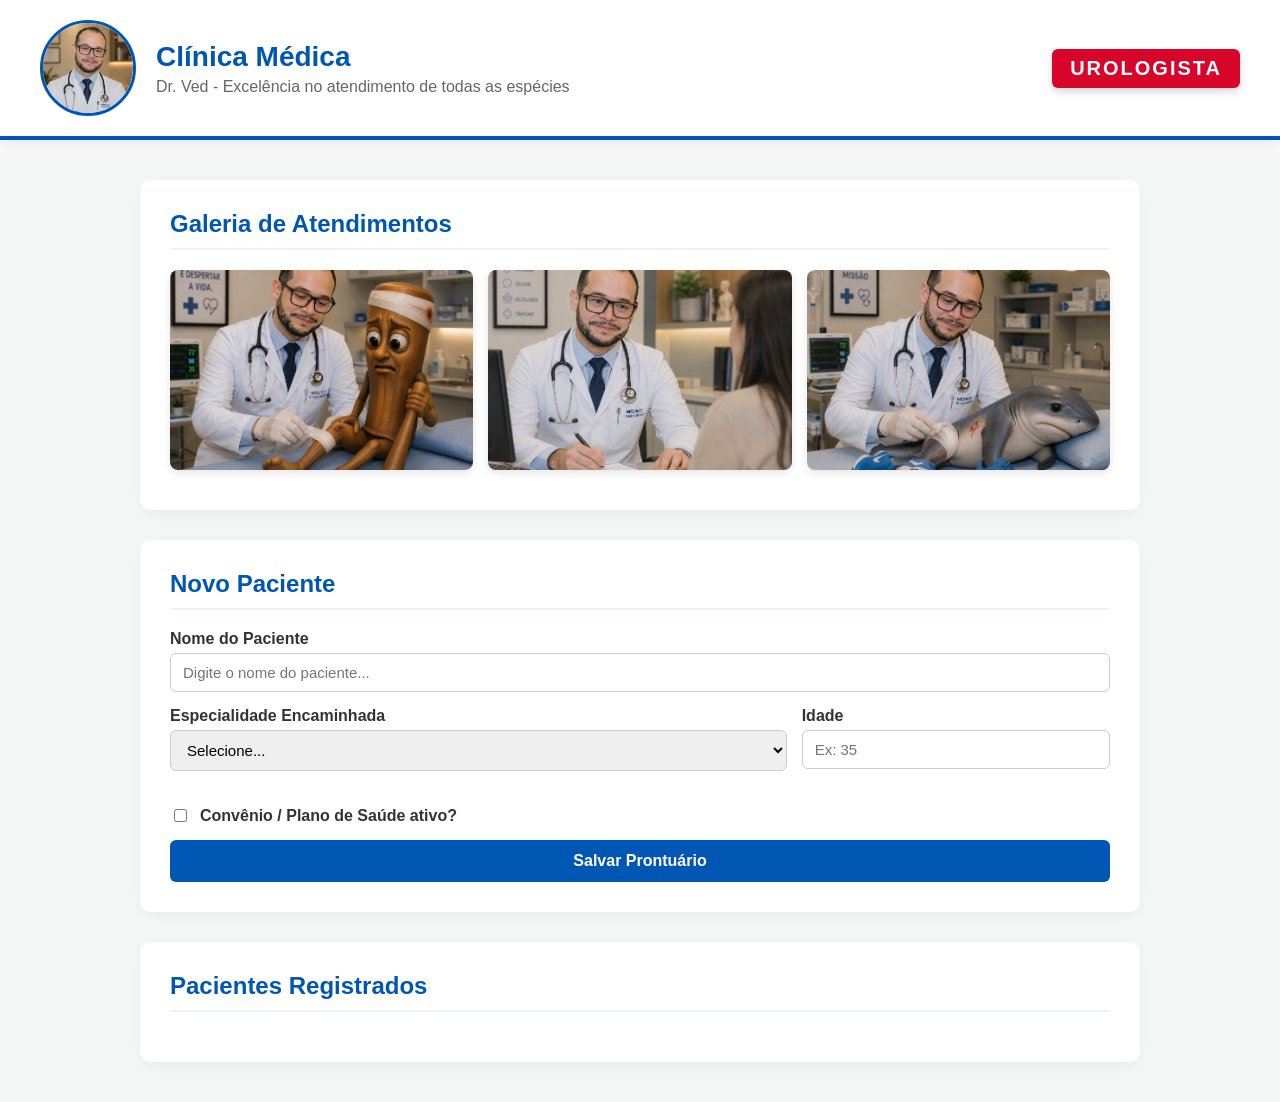
<file: clinicamedica-front/index.html>
<!DOCTYPE html>
<html lang="pt-BR">

<head>
    <meta charset="UTF-8">
    <meta name="viewport" content="width=device-width, initial-scale=1.0">
    <title>Clínica Médica - Dr. Ved</title>
    <link rel="stylesheet" href="style.css">
</head>

<body>

    <header class="header">
        <img src="./img/ChatGPT Image 19 de ago. de 2026, 07_55_36.png" alt="Dr. Ved">

        <div>
            <h1>Clínica Médica</h1>
            <p>Dr. Ved - Excelência no atendimento de todas as espécies</p>
        </div>

        <div class="tag-urologista">UROLOGISTA</div>
    </header>

    <div class="container">

        <!-- Galeria de Atendimentos -->
        <section class="card">
            <h2>Galeria de Atendimentos</h2>
            <div class="gallery">
                <img src="./img/ChatGPT Image 19 de ago. de 2026, 07_55_26.png" alt="Atendimento Paciente Humano"
                    title="Atendimento humanizado">
                <img src="./img/ChatGPT Image 19 de ago. de 2026, 07_55_33.png" alt="Atendimento Paciente Madeira"
                    title="Tratamento ortopédico especializado">
                <img src="./img/ChatGPT Image 19 de ago. de 2026, 07_55_29.png" alt="Atendimento Tubarão"
                    title="Especialista em pacientes de águas profundas">
            </div>
        </section>

        <!-- Formulário de Cadastro -->
        <section class="card">
            <h2 id="tituloForm">Novo Paciente</h2>
            <form id="formPaciente">
                <input type="hidden" id="pacienteId">

                <div class="form-group">
                    <label for="nome">Nome do Paciente</label>
                    <input type="text" id="nome" placeholder="Digite o nome do paciente..." required>
                </div>

                <div class="grid-form">
                    <div class="form-group">
                        <label for="especialidade">Especialidade Encaminhada</label>
                        <select id="especialidade" required>
                            <option value="" disabled selected>Selecione...</option>
                            <option value="CLINICA_GERAL">Clínica Geral</option>
                            <option value="PEDIATRIA">Pediatria</option>
                            <option value="CARDIOLOGIA">Cardiologia</option>
                            <option value="ORTOPEDIA">Ortopedia</option>
                        </select>
                    </div>

                    <div class="form-group">
                        <label for="idade">Idade</label>
                        <input type="number" id="idade" placeholder="Ex: 35" required min="0" max="500">
                    </div>
                </div>

                <div class="checkbox-group">
                    <input type="checkbox" id="planoSaude">
                    <label for="planoSaude">Convênio / Plano de Saúde ativo?</label>
                </div>

                <button type="submit" id="btnSubmit" class="btn btn-primary">Salvar Prontuário</button>
                <button type="button" id="btnCancelar" class="btn btn-cancel" onclick="limparFormulario()">Cancelar
                    Edição</button>
            </form>
        </section>

        <section class="card">
            <h2>Pacientes Registrados</h2>
            <div id="listaPacientes">
            </div>
        </section>

    </div>

    <script src="script.js"></script>
</body>

</html>
</file>
<file: clinicamedica-front/style.css>
.tag-urologista {
    margin-left: auto; 
    background-color: #d90429; 
    color: #ffffff;
    font-size: 20px;
    font-weight: 800;
    letter-spacing: 2px;
    padding: 8px 18px;
    border-radius: 6px;
    box-shadow: 0 4px 8px rgba(0, 0, 0, 0.15);
    text-transform: uppercase;
}

:root {
    --primary-color: #0056b3;
    --secondary-color: #007bff;
    --background: #f4f7f6;
    --text-dark: #333;
    --text-light: #666;
    --white: #ffffff;
    --danger: #dc3545;
    --warning: #ffc107;
    --success: #28a745;
}

body {
    font-family: 'Segoe UI', Roboto, Helvetica, Arial, sans-serif;
    background-color: var(--background);
    color: var(--text-dark);
    margin: 0;
    padding: 0;
}

/* Cabeçalho */
.header {
    background-color: var(--white);
    padding: 20px 40px;
    display: flex;
    align-items: center;
    box-shadow: 0 2px 10px rgba(0,0,0,0.05);
    border-bottom: 4px solid var(--primary-color);
}

.header img {
    width: 90px;
    height: 90px;
    border-radius: 50%;
    object-fit: cover;
    border: 3px solid var(--primary-color);
    margin-right: 20px;
}

.header h1 {
    margin: 0;
    color: var(--primary-color);
    font-size: 28px;
}

.header p {
    margin: 5px 0 0 0;
    color: var(--text-light);
    font-size: 16px;
}

/* Layout Container */
.container {
    max-width: 1000px;
    margin: 40px auto;
    padding: 0 20px;
    display: grid;
    grid-template-columns: 1fr;
    gap: 30px;
}

.card {
    background-color: var(--white);
    border-radius: 10px;
    padding: 30px;
    box-shadow: 0 4px 15px rgba(0,0,0,0.05);
}

.card h2 {
    margin-top: 0;
    color: var(--primary-color);
    border-bottom: 2px solid #edf2f7;
    padding-bottom: 10px;
    margin-bottom: 20px;
}

/* Galeria */
.gallery {
    display: grid;
    grid-template-columns: repeat(auto-fit, minmax(280px, 1fr));
    gap: 15px;
    margin-bottom: 10px;
}

.gallery img {
    width: 100%;
    height: 200px;
    object-fit: cover;
    border-radius: 8px;
    box-shadow: 0 3px 8px rgba(0,0,0,0.1);
    transition: transform 0.3s ease, box-shadow 0.3s ease;
}

.gallery img:hover {
    transform: translateY(-5px);
    box-shadow: 0 6px 15px rgba(0,0,0,0.2);
}

/* Formulários */
.form-group {
    margin-bottom: 15px;
}

.grid-form {
    display: grid;
    grid-template-columns: 2fr 1fr;
    gap: 15px;
}

label {
    display: block;
    margin-bottom: 5px;
    font-weight: 600;
    color: var(--text-dark);
}

input[type="text"],
input[type="number"],
select {
    width: 100%;
    padding: 10px 12px;
    border: 1px solid #ccc;
    border-radius: 6px;
    font-size: 15px;
    box-sizing: border-box;
    transition: border-color 0.3s;
}

input[type="text"]:focus,
input[type="number"]:focus,
select:focus {
    border-color: var(--secondary-color);
    outline: none;
}

.checkbox-group {
    display: flex;
    align-items: center;
    gap: 10px;
    margin-top: 20px;
    font-weight: 600;
}

.checkbox-group label {
    margin: 0;
}

/* Botões */
.btn {
    padding: 10px 20px;
    border: none;
    border-radius: 6px;
    font-size: 15px;
    font-weight: bold;
    cursor: pointer;
    transition: background-color 0.3s;
}

.btn-primary {
    background-color: var(--primary-color);
    color: var(--white);
    width: 100%;
    margin-top: 15px;
    font-size: 16px;
    padding: 12px;
}

.btn-primary:hover {
    background-color: #004494;
}

.btn-cancel {
    background-color: #6c757d;
    color: var(--white);
    width: 100%;
    margin-top: 10px;
    display: none;
}

/* Lista de Pacientes */
.paciente-item {
    display: flex;
    justify-content: space-between;
    align-items: center;
    padding: 15px;
    border: 1px solid #edf2f7;
    border-radius: 8px;
    margin-bottom: 10px;
    background-color: #fdfdfd;
    transition: transform 0.2s;
}

.paciente-item:hover {
    transform: translateX(5px);
    border-left: 4px solid var(--secondary-color);
}

.paciente-info h3 {
    margin: 0 0 5px 0;
    color: var(--text-dark);
}

.paciente-info p {
    margin: 0;
    font-size: 14px;
    color: var(--text-light);
}

.badge {
    display: inline-block;
    padding: 4px 8px;
    border-radius: 12px;
    font-size: 12px;
    font-weight: bold;
    background-color: #e9ecef;
    color: #495057;
    margin-left: 10px;
}

.badge.plano-sim { background-color: #d4edda; color: #155724; }
.badge.plano-nao { background-color: #f8d7da; color: #721c24; }

.actions-group {
    display: flex;
    gap: 8px;
}

.btn-sm { padding: 6px 12px; font-size: 13px; }
.btn-edit { background-color: var(--warning); color: #212529; }
.btn-edit:hover { background-color: #e0a800; }
.btn-delete { background-color: var(--danger); color: var(--white); }
.btn-delete:hover { background-color: #c82333; }
</file>
